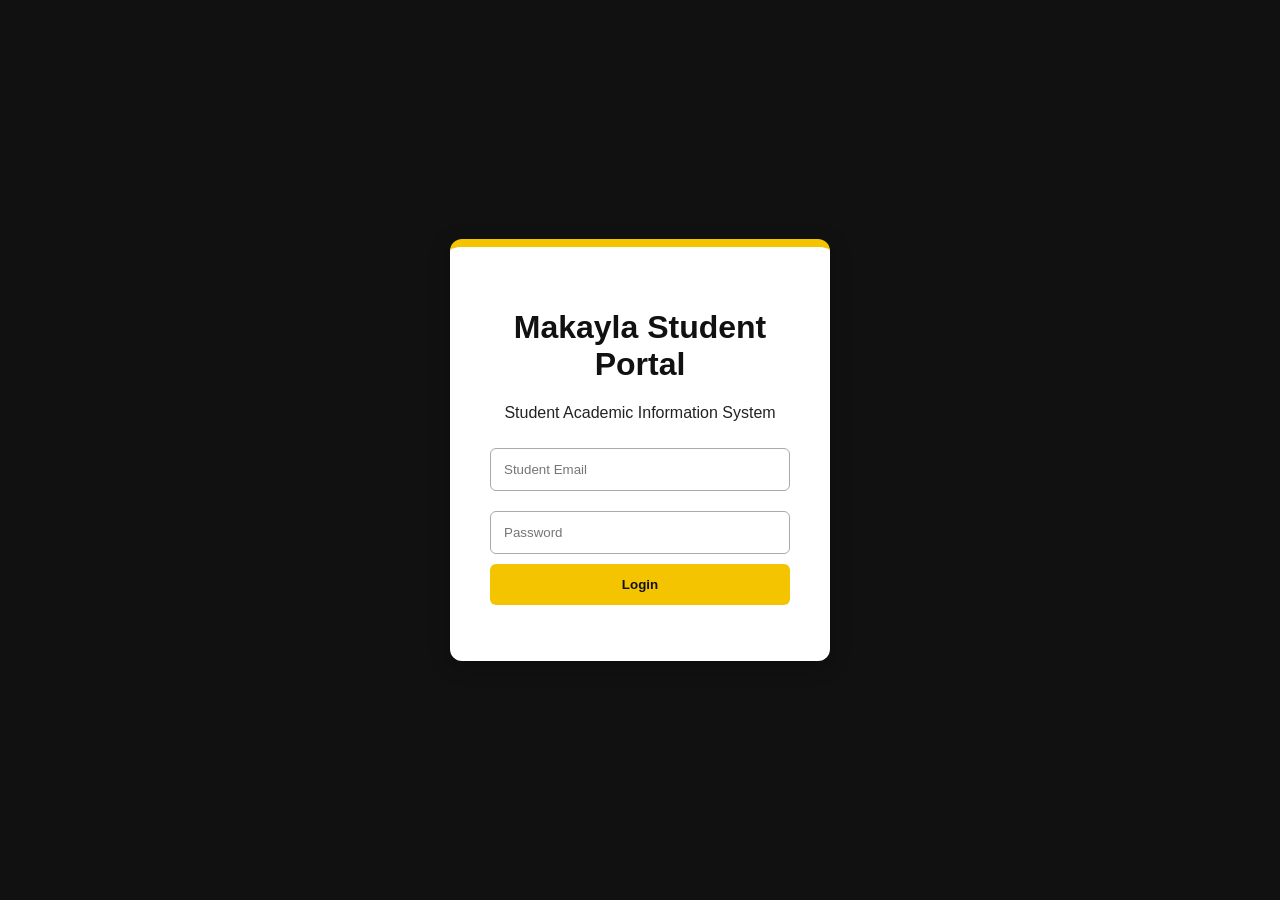
<file: index.html>
<!DOCTYPE html>

<html>

<head>

<title>Makayla Student Portal</title>

<link rel="stylesheet" href="style.css">

</head>


<body class="login-page">


<div class="login-box">


<h1>
Makayla Student Portal
</h1>


<p>
Student Academic Information System
</p>



<input 
id="email"
placeholder="Student Email">


<input
id="password"
type="password"
placeholder="Password">



<button onclick="login()">
Login
</button>


<p id="error"></p>



</div>




<script>

function login(){

let email=document.getElementById("email").value;

let password=document.getElementById("password").value;


if(
email=="makaylabrown@wgtstudent.edu"
&&
password=="Twilight55766!"
)

{

window.location="dashboard.html";

}


else{

document.getElementById("error").innerHTML=
"Invalid login information";

}


}


</script>


</body>

</html>
</file>
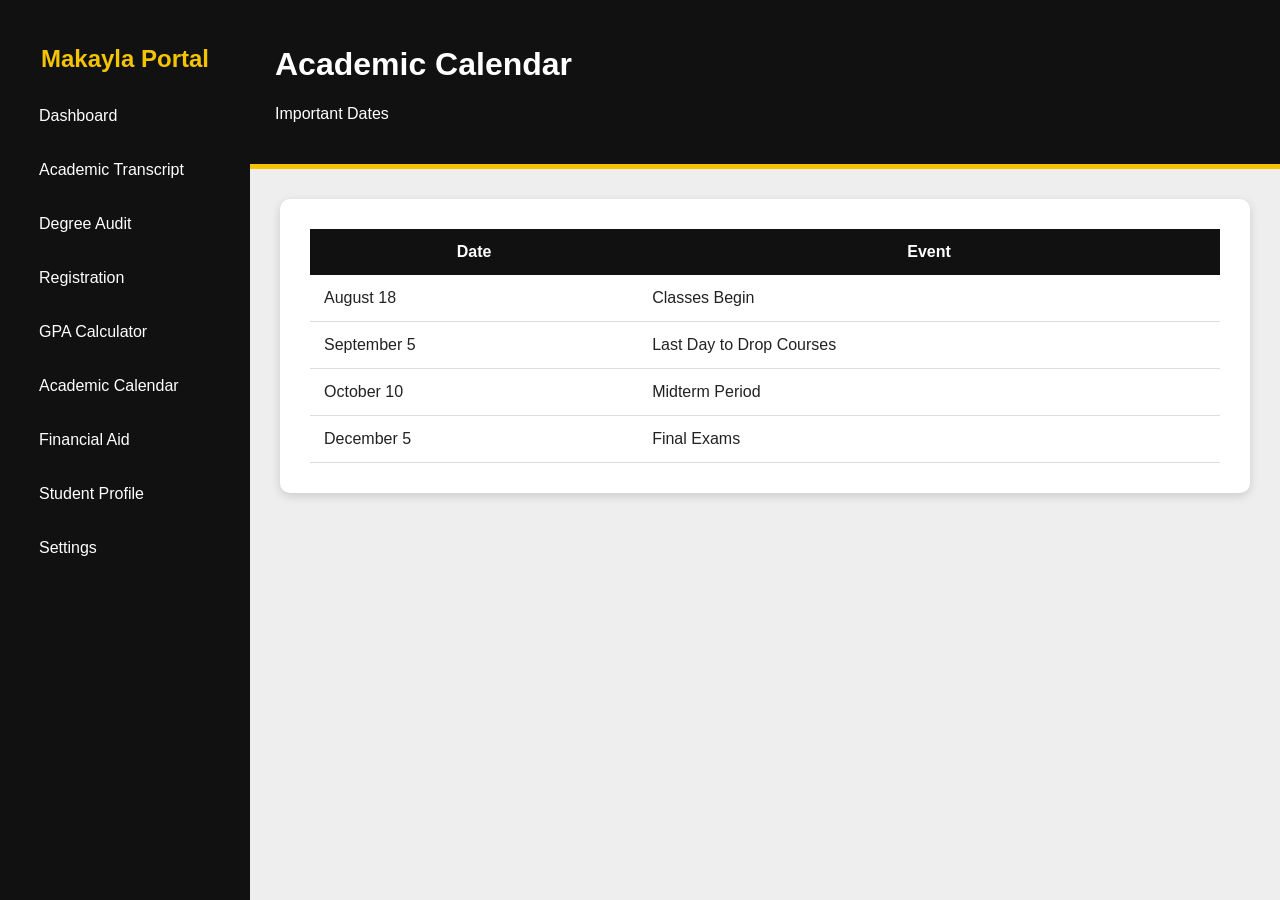
<file: calendar.html>
<!DOCTYPE html>
<html>

<head>

<title>Academic Calendar</title>

<link rel="stylesheet" href="style.css">

</head>


<body>


<div class="sidebar">

<h2>Makayla Portal</h2>

<a href="dashboard.html">Dashboard</a>
<a href="transcript.html">Academic Transcript</a>
<a href="degree-audit.html">Degree Audit</a>
<a href="registration.html">Registration</a>
<a href="gpa.html">GPA Calculator</a>
<a href="calendar.html">Academic Calendar</a>
<a href="financial-aid.html">Financial Aid</a>
<a href="profile.html">Student Profile</a>
<a href="settings.html">Settings</a>

</div>


<div class="header">

<h1>Academic Calendar</h1>

<p>Important Dates</p>

</div>


<div class="main">

<div class="box">


<table>

<tr>
<th>Date</th>
<th>Event</th>
</tr>


<tr>
<td>August 18</td>
<td>Classes Begin</td>
</tr>


<tr>
<td>September 5</td>
<td>Last Day to Drop Courses</td>
</tr>


<tr>
<td>October 10</td>
<td>Midterm Period</td>
</tr>


<tr>
<td>December 5</td>
<td>Final Exams</td>
</tr>


</table>


</div>

</div>


</body>

</html>
</file>
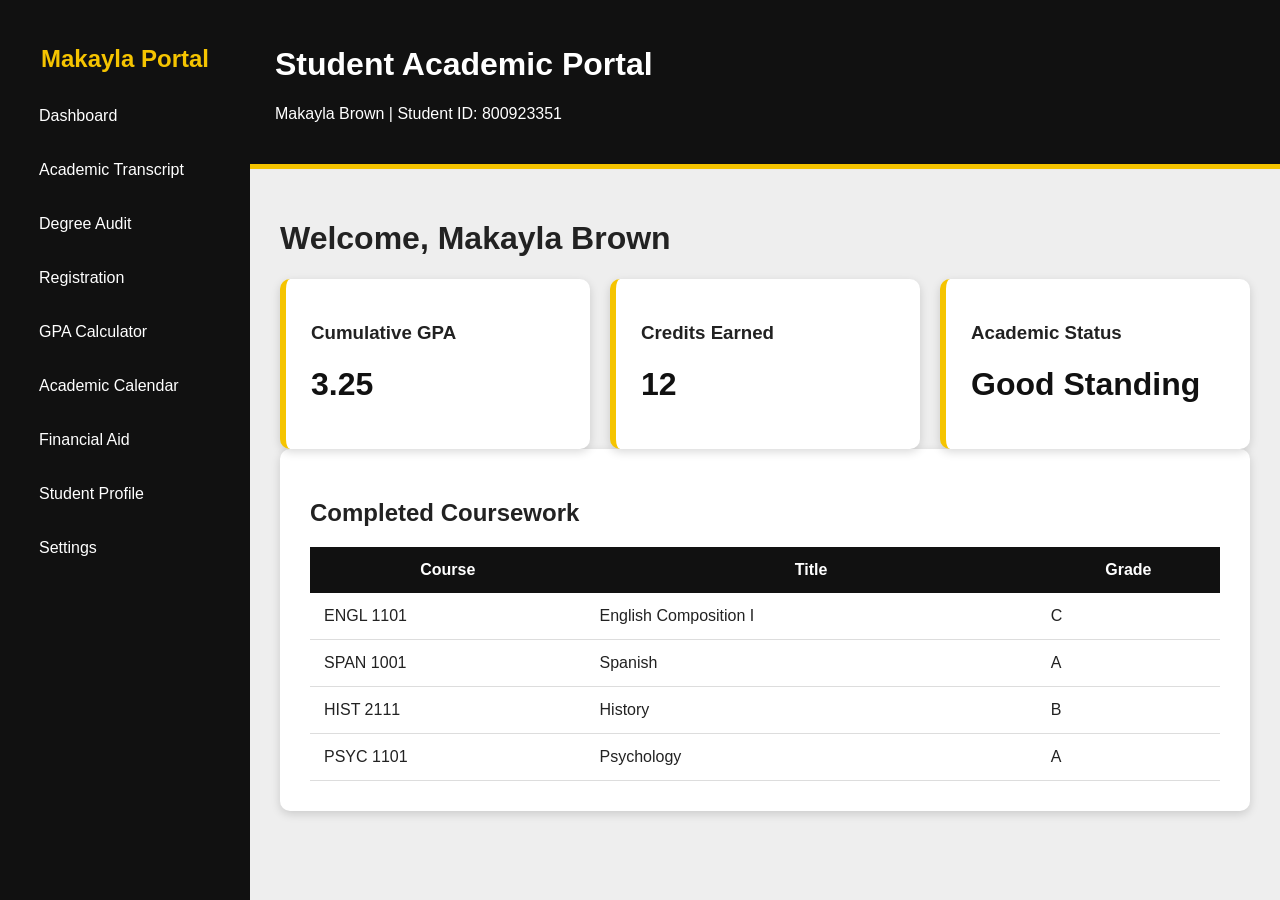
<file: dashboard.html>
<!DOCTYPE html>
<html>

<head>

<title>Student Dashboard</title>

<link rel="stylesheet" href="style.css">

</head>


<body>


<div class="sidebar">

<h2>
Makayla Portal
</h2>

<a href="dashboard.html">Dashboard</a>
<a href="transcript.html">Academic Transcript</a>
<a href="degree-audit.html">Degree Audit</a>
<a href="registration.html">Registration</a>
<a href="gpa.html">GPA Calculator</a>
<a href="calendar.html">Academic Calendar</a>
<a href="financial-aid.html">Financial Aid</a>
<a href="profile.html">Student Profile</a>
<a href="settings.html">Settings</a>

</div>



<div class="header">

<h1>
Student Academic Portal
</h1>

<p>
Makayla Brown | Student ID: 800923351
</p>

</div>




<div class="main">


<h1>
Welcome, Makayla Brown
</h1>


<div class="cards">


<div class="card">

<h3>
Cumulative GPA
</h3>

<h1>
3.25
</h1>

</div>



<div class="card">

<h3>
Credits Earned
</h3>

<h1>
12
</h1>

</div>



<div class="card">

<h3>
Academic Status
</h3>

<h1>
Good Standing
</h1>

</div>


</div>




<div class="box">


<h2>
Completed Coursework
</h2>


<table>

<tr>

<th>
Course
</th>

<th>
Title
</th>

<th>
Grade
</th>

</tr>


<tr>

<td>
ENGL 1101
</td>

<td>
English Composition I
</td>

<td>
C
</td>

</tr>



<tr>

<td>
SPAN 1001
</td>

<td>
Spanish
</td>

<td>
A
</td>

</tr>



<tr>

<td>
HIST 2111
</td>

<td>
History
</td>

<td>
B
</td>

</tr>



<tr>

<td>
PSYC 1101
</td>

<td>
Psychology
</td>

<td>
A
</td>

</tr>


</table>


</div>


</div>


</body>

</html>
</file>
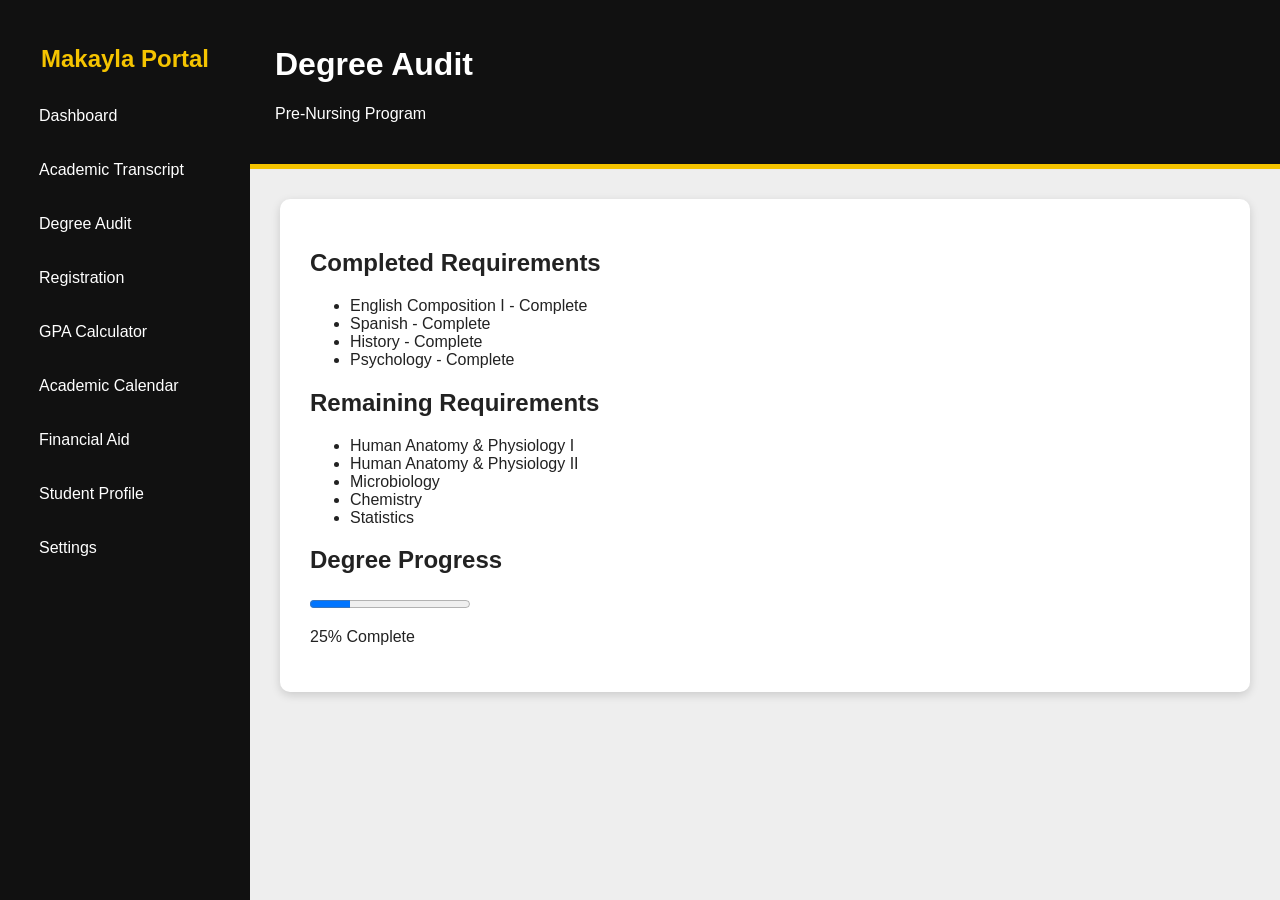
<file: degree-audit.html>
<!DOCTYPE html>
<html>

<head>

<title>Degree Audit</title>

<link rel="stylesheet" href="style.css">

</head>


<body>


<div class="sidebar">

<h2>
Makayla Portal
</h2>

<a href="dashboard.html">Dashboard</a>
<a href="transcript.html">Academic Transcript</a>
<a href="degree-audit.html">Degree Audit</a>
<a href="registration.html">Registration</a>
<a href="gpa.html">GPA Calculator</a>
<a href="calendar.html">Academic Calendar</a>
<a href="financial-aid.html">Financial Aid</a>
<a href="profile.html">Student Profile</a>
<a href="settings.html">Settings</a>

</div>


<div class="header">

<h1>
Degree Audit
</h1>

<p>
Pre-Nursing Program
</p>

</div>


<div class="main">


<div class="box">


<h2>
Completed Requirements
</h2>


<ul>

<li>English Composition I - Complete</li>

<li>Spanish - Complete</li>

<li>History - Complete</li>

<li>Psychology - Complete</li>

</ul>



<h2>
Remaining Requirements
</h2>


<ul>

<li>Human Anatomy & Physiology I</li>

<li>Human Anatomy & Physiology II</li>

<li>Microbiology</li>

<li>Chemistry</li>

<li>Statistics</li>

</ul>


<h2>
Degree Progress</h2>


<progress value="25" max="100"></progress>

<p>
25% Complete
</p>


</div>


</div>


</body>

</html>
</file>
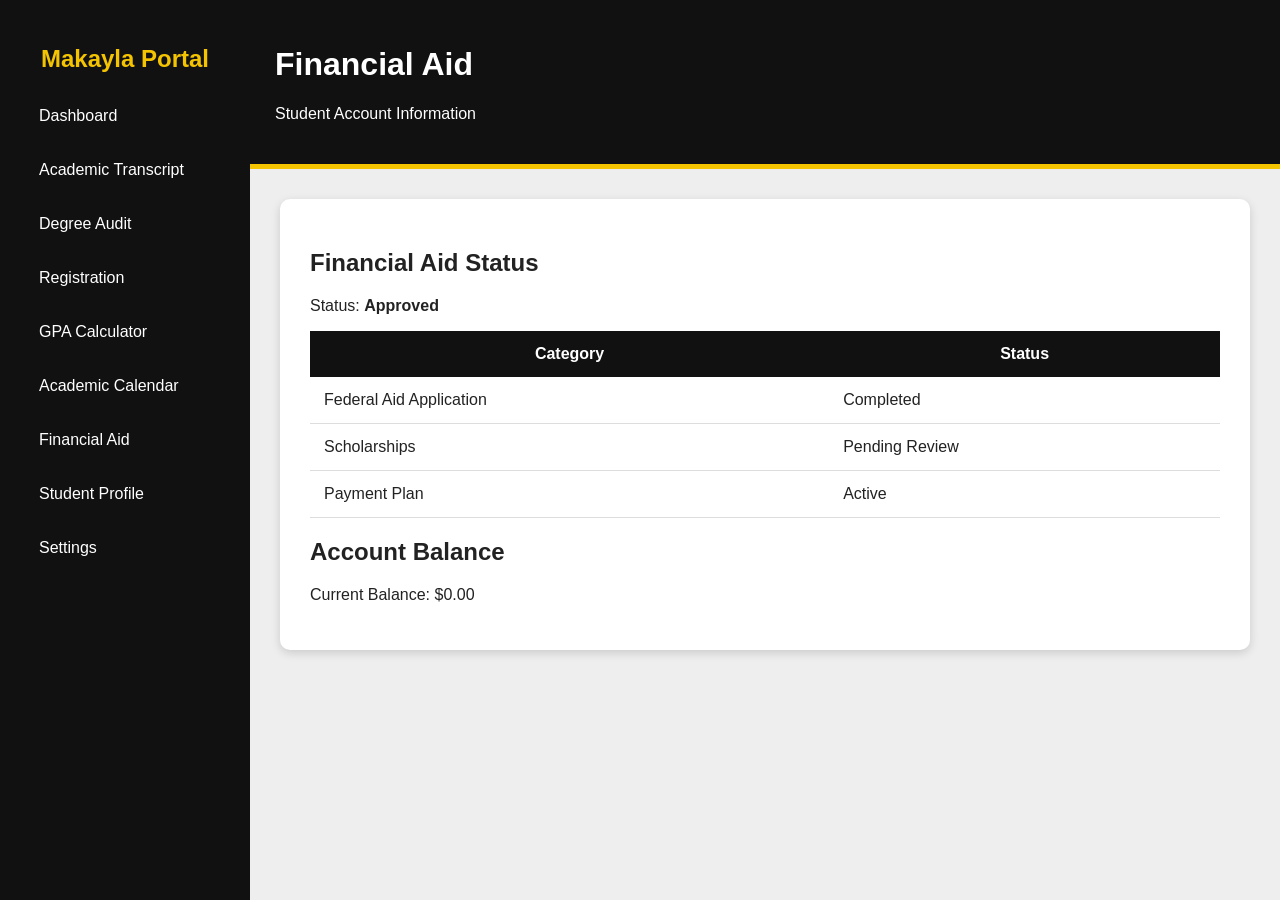
<file: financial-aid.html>
<!DOCTYPE html>
<html>

<head>

<title>Financial Aid</title>

<link rel="stylesheet" href="style.css">

</head>


<body>


<div class="sidebar">

<h2>Makayla Portal</h2>

<a href="dashboard.html">Dashboard</a>
<a href="transcript.html">Academic Transcript</a>
<a href="degree-audit.html">Degree Audit</a>
<a href="registration.html">Registration</a>
<a href="gpa.html">GPA Calculator</a>
<a href="calendar.html">Academic Calendar</a>
<a href="financial-aid.html">Financial Aid</a>
<a href="profile.html">Student Profile</a>
<a href="settings.html">Settings</a>

</div>


<div class="header">

<h1>Financial Aid</h1>

<p>Student Account Information</p>

</div>



<div class="main">


<div class="box">


<h2>Financial Aid Status</h2>

<p>
Status: <b>Approved</b>
</p>


<table>

<tr>
<th>Category</th>
<th>Status</th>
</tr>


<tr>
<td>Federal Aid Application</td>
<td>Completed</td>
</tr>


<tr>
<td>Scholarships</td>
<td>Pending Review</td>
</tr>


<tr>
<td>Payment Plan</td>
<td>Active</td>
</tr>


</table>


<h2>Account Balance</h2>

<p>
Current Balance: $0.00
</p>


</div>


</div>


</body>

</html>
</file>
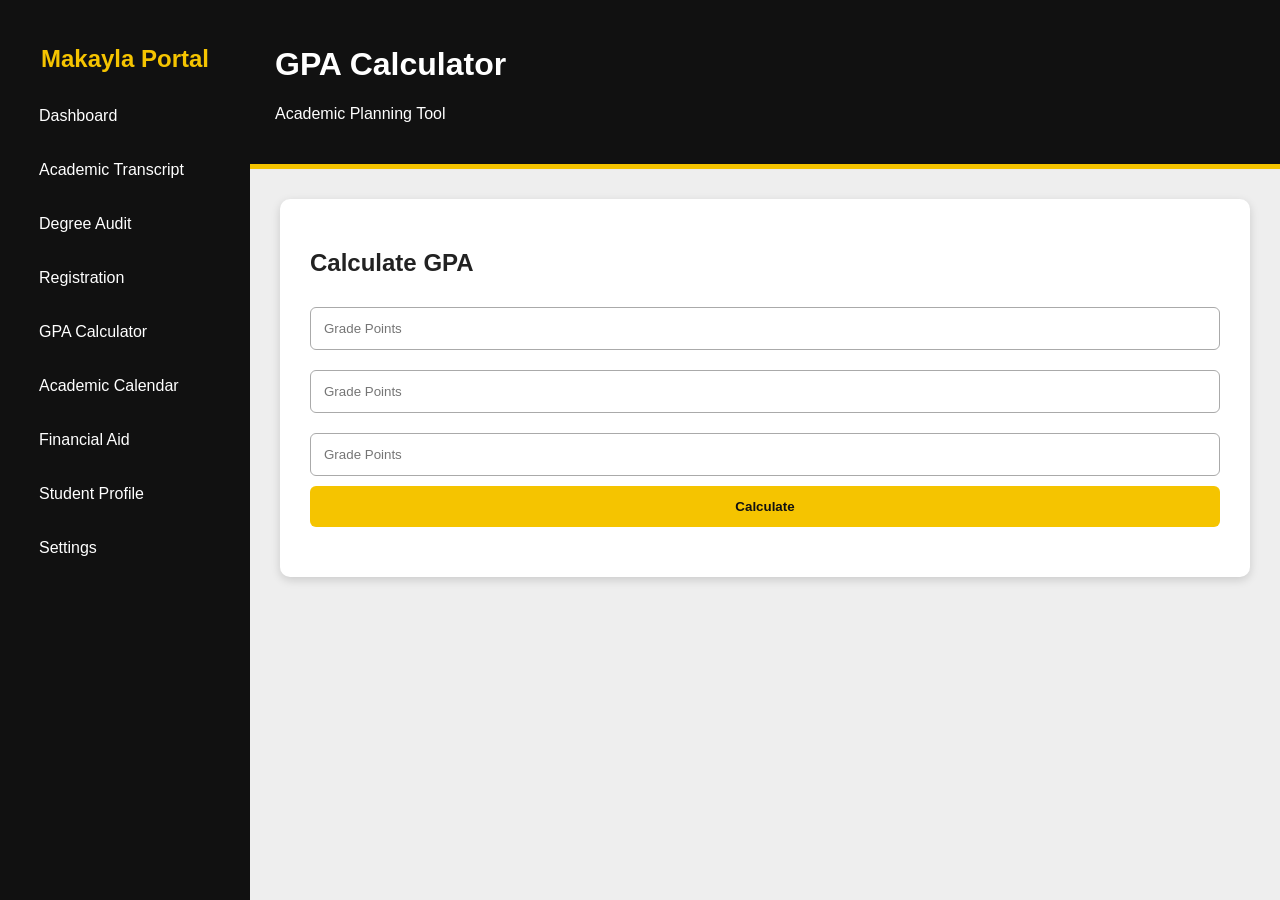
<file: gpa.html>
<!DOCTYPE html>
<html>

<head>

<title>GPA Calculator</title>

<link rel="stylesheet" href="style.css">

</head>


<body>


<div class="sidebar">

<h2>Makayla Portal</h2>

<a href="dashboard.html">Dashboard</a>
<a href="transcript.html">Academic Transcript</a>
<a href="degree-audit.html">Degree Audit</a>
<a href="registration.html">Registration</a>
<a href="gpa.html">GPA Calculator</a>
<a href="calendar.html">Academic Calendar</a>
<a href="financial-aid.html">Financial Aid</a>
<a href="profile.html">Student Profile</a>
<a href="settings.html">Settings</a>

</div>



<div class="header">

<h1>GPA Calculator</h1>

<p>Academic Planning Tool</p>

</div>



<div class="main">


<div class="box">


<h2>Calculate GPA</h2>


<input id="grade1" placeholder="Grade Points">

<input id="grade2" placeholder="Grade Points">

<input id="grade3" placeholder="Grade Points">


<button onclick="calculate()">
Calculate
</button>


<h2 id="answer"></h2>


</div>


</div>



<script>

function calculate(){

let a=Number(document.getElementById("grade1").value);

let b=Number(document.getElementById("grade2").value);

let c=Number(document.getElementById("grade3").value);


let result=(a+b+c)/3;


document.getElementById("answer").innerHTML=
"GPA: " + result.toFixed(2);

}

</script>


</body>

</html>
</file>
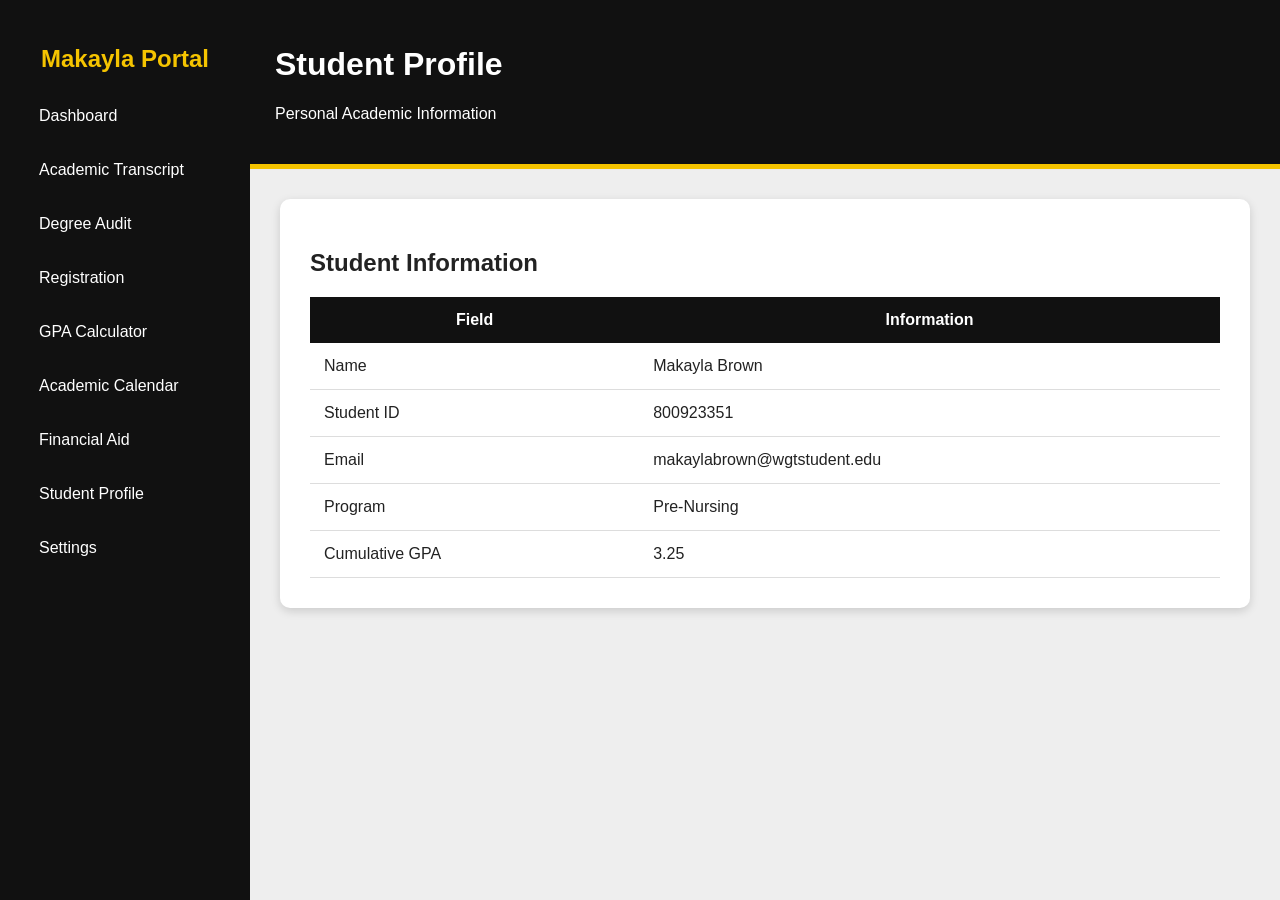
<file: profile.html>
<!DOCTYPE html>
<html>

<head>

<title>Student Profile</title>

<link rel="stylesheet" href="style.css">

</head>


<body>


<div class="sidebar">

<h2>Makayla Portal</h2>

<a href="dashboard.html">Dashboard</a>
<a href="transcript.html">Academic Transcript</a>
<a href="degree-audit.html">Degree Audit</a>
<a href="registration.html">Registration</a>
<a href="gpa.html">GPA Calculator</a>
<a href="calendar.html">Academic Calendar</a>
<a href="financial-aid.html">Financial Aid</a>
<a href="profile.html">Student Profile</a>
<a href="settings.html">Settings</a>

</div>


<div class="header">

<h1>Student Profile</h1>

<p>Personal Academic Information</p>

</div>


<div class="main">


<div class="box">


<h2>Student Information</h2>


<table>


<tr>

<th>Field</th>
<th>Information</th>

</tr>


<tr>

<td>Name</td>
<td>Makayla Brown</td>

</tr>


<tr>

<td>Student ID</td>
<td>800923351</td>

</tr>


<tr>

<td>Email</td>
<td>makaylabrown@wgtstudent.edu</td>

</tr>


<tr>

<td>Program</td>
<td>Pre-Nursing</td>

</tr>


<tr>

<td>Cumulative GPA</td>
<td>3.25</td>

</tr>


</table>


</div>


</div>


</body>

</html>
</file>
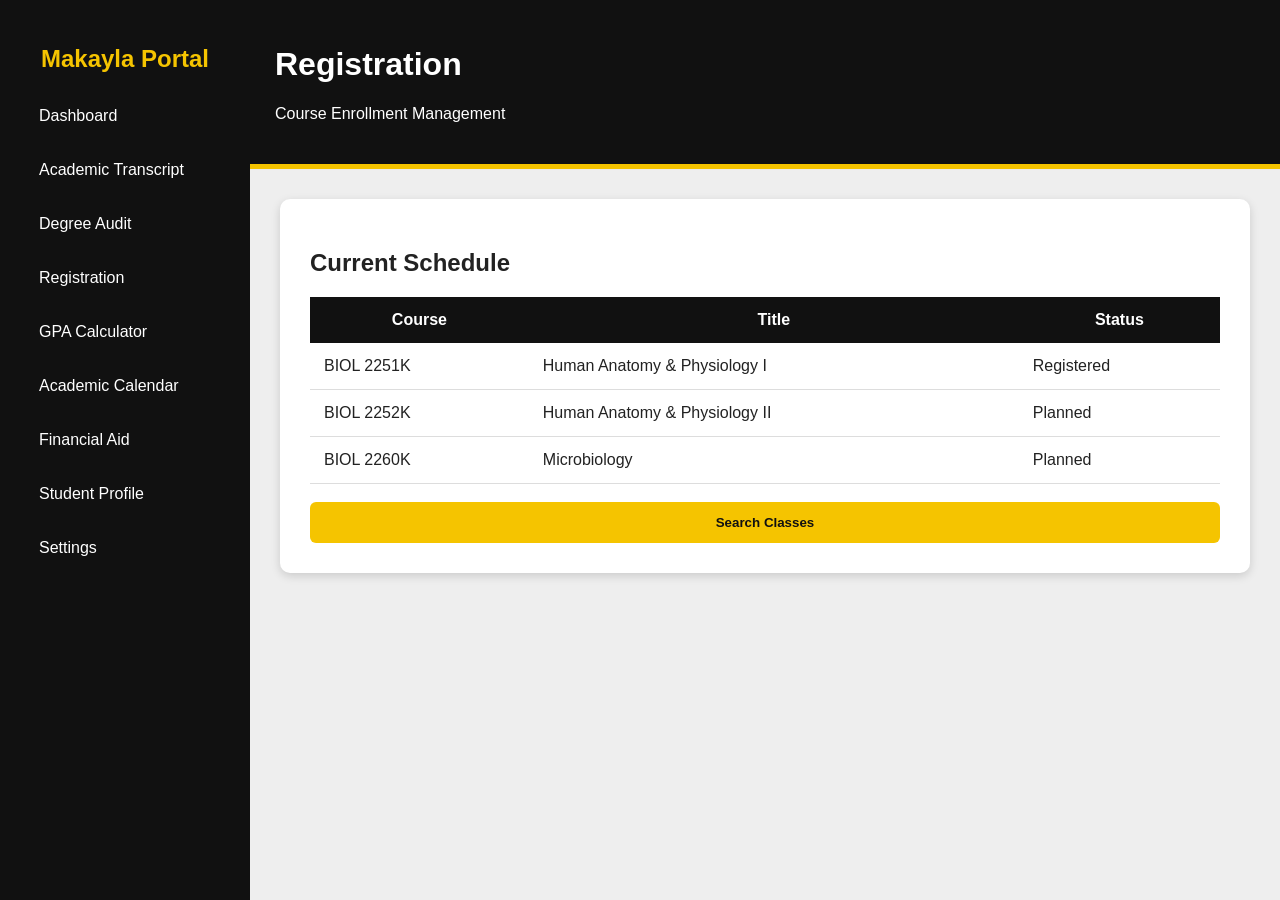
<file: registration.html>
<!DOCTYPE html>
<html>

<head>

<title>Registration</title>

<link rel="stylesheet" href="style.css">

</head>


<body>

<div class="sidebar">

<h2>Makayla Portal</h2>

<a href="dashboard.html">Dashboard</a>
<a href="transcript.html">Academic Transcript</a>
<a href="degree-audit.html">Degree Audit</a>
<a href="registration.html">Registration</a>
<a href="gpa.html">GPA Calculator</a>
<a href="calendar.html">Academic Calendar</a>
<a href="financial-aid.html">Financial Aid</a>
<a href="profile.html">Student Profile</a>
<a href="settings.html">Settings</a>

</div>


<div class="header">

<h1>Registration</h1>

<p>Course Enrollment Management</p>

</div>


<div class="main">

<div class="box">

<h2>Current Schedule</h2>


<table>

<tr>
<th>Course</th>
<th>Title</th>
<th>Status</th>
</tr>


<tr>
<td>BIOL 2251K</td>
<td>Human Anatomy & Physiology I</td>
<td>Registered</td>
</tr>


<tr>
<td>BIOL 2252K</td>
<td>Human Anatomy & Physiology II</td>
<td>Planned</td>
</tr>


<tr>
<td>BIOL 2260K</td>
<td>Microbiology</td>
<td>Planned</td>
</tr>


</table>


<br>

<button>
Search Classes
</button>


</div>

</div>


</body>

</html>
</file>
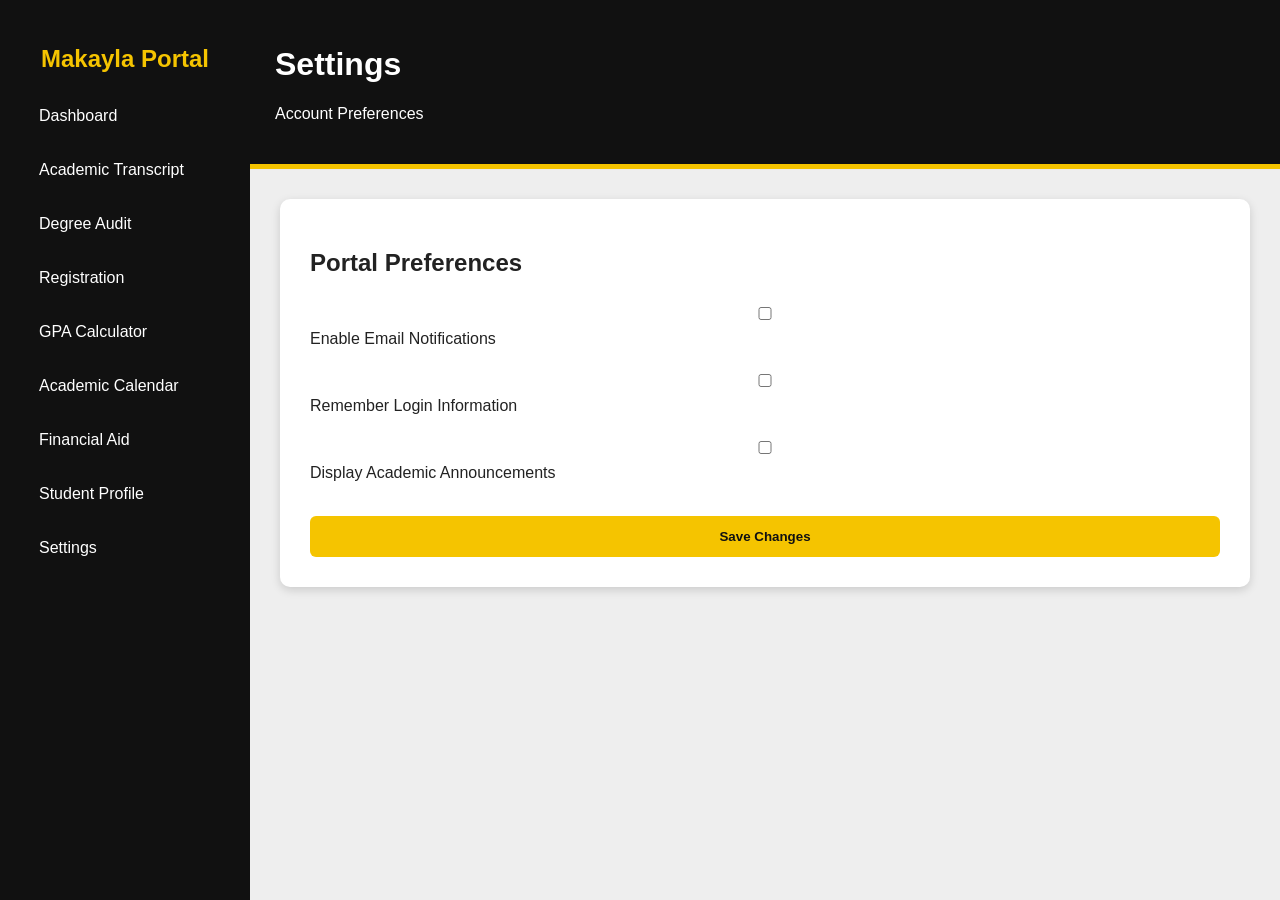
<file: settings.html>
<!DOCTYPE html>
<html>

<head>

<title>Settings</title>

<link rel="stylesheet" href="style.css">

</head>


<body>


<div class="sidebar">

<h2>Makayla Portal</h2>

<a href="dashboard.html">Dashboard</a>
<a href="transcript.html">Academic Transcript</a>
<a href="degree-audit.html">Degree Audit</a>
<a href="registration.html">Registration</a>
<a href="gpa.html">GPA Calculator</a>
<a href="calendar.html">Academic Calendar</a>
<a href="financial-aid.html">Financial Aid</a>
<a href="profile.html">Student Profile</a>
<a href="settings.html">Settings</a>

</div>



<div class="header">

<h1>Settings</h1>

<p>Account Preferences</p>

</div>



<div class="main">


<div class="box">


<h2>Portal Preferences</h2>


<p>

<input type="checkbox">

Enable Email Notifications

</p>


<p>

<input type="checkbox">

Remember Login Information

</p>


<p>

<input type="checkbox">

Display Academic Announcements

</p>


<br>


<button>
Save Changes
</button>


</div>


</div>


</body>

</html>
</file>
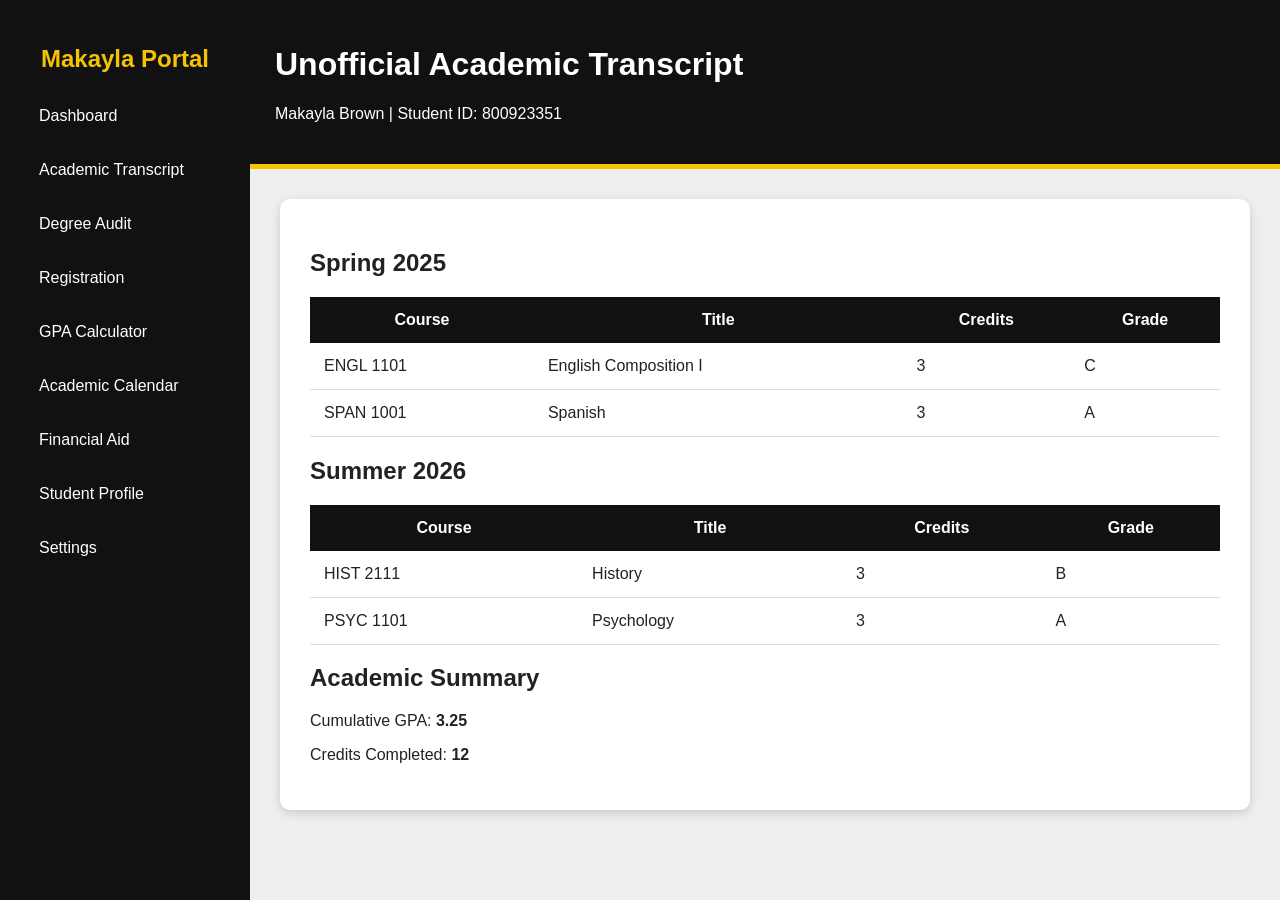
<file: transcript.html>
<!DOCTYPE html>
<html>

<head>

<title>Academic Transcript</title>

<link rel="stylesheet" href="style.css">

</head>


<body>


<div class="sidebar">

<h2>
Makayla Portal
</h2>

<a href="dashboard.html">Dashboard</a>
<a href="transcript.html">Academic Transcript</a>
<a href="degree-audit.html">Degree Audit</a>
<a href="registration.html">Registration</a>
<a href="gpa.html">GPA Calculator</a>
<a href="calendar.html">Academic Calendar</a>
<a href="financial-aid.html">Financial Aid</a>
<a href="profile.html">Student Profile</a>
<a href="settings.html">Settings</a>

</div>



<div class="header">

<h1>
Unofficial Academic Transcript
</h1>

<p>
Makayla Brown | Student ID: 800923351
</p>

</div>



<div class="main">


<div class="box">


<h2>
Spring 2025
</h2>


<table>

<tr>
<th>Course</th>
<th>Title</th>
<th>Credits</th>
<th>Grade</th>
</tr>


<tr>
<td>ENGL 1101</td>
<td>English Composition I</td>
<td>3</td>
<td>C</td>
</tr>


<tr>
<td>SPAN 1001</td>
<td>Spanish</td>
<td>3</td>
<td>A</td>
</tr>


</table>




<h2>
Summer 2026
</h2>


<table>

<tr>
<th>Course</th>
<th>Title</th>
<th>Credits</th>
<th>Grade</th>
</tr>


<tr>
<td>HIST 2111</td>
<td>History</td>
<td>3</td>
<td>B</td>
</tr>


<tr>
<td>PSYC 1101</td>
<td>Psychology</td>
<td>3</td>
<td>A</td>
</tr>


</table>



<h2>
Academic Summary
</h2>

<p>
Cumulative GPA: <b>3.25</b>
</p>

<p>
Credits Completed: <b>12</b>
</p>


</div>


</div>


</body>

</html>
</file>
<file: style.css>
* {
    box-sizing: border-box;
    font-family: Arial, Helvetica, sans-serif;
}

body {
    margin:0;
    background:#eeeeee;
    color:#222;
}


/* LOGIN */

.login-page {

    height:100vh;
    display:flex;
    justify-content:center;
    align-items:center;
    background:#111;

}


.login-box {

    background:white;
    width:380px;
    padding:40px;
    border-radius:12px;
    text-align:center;
    border-top:8px solid #f5c400;
    box-shadow:0 5px 20px rgba(0,0,0,.3);

}


.login-box h1 {

    color:#111;

}


input {

    width:100%;
    padding:13px;
    margin:10px 0;
    border:1px solid #aaa;
    border-radius:6px;

}


button {

    width:100%;
    padding:13px;
    background:#f5c400;
    color:#111;
    border:none;
    border-radius:6px;
    font-weight:bold;
    cursor:pointer;

}


button:hover {

    background:#d8aa00;

}



/* SIDEBAR */


.sidebar {

    position:fixed;
    width:250px;
    height:100vh;
    background:#111;
    padding:25px;
    color:white;

}


.sidebar h2 {

    text-align:center;
    color:#f5c400;

}


.sidebar a {

    display:block;
    color:white;
    text-decoration:none;
    padding:14px;
    margin:8px 0;

}


.sidebar a:hover {

    background:#f5c400;
    color:black;

}



/* HEADER */


.header {

    margin-left:250px;
    background:#111;
    color:white;
    padding:25px;
    border-bottom:5px solid #f5c400;

}



.main {

    margin-left:250px;
    padding:30px;

}


/* CARDS */


.cards {

display:grid;
grid-template-columns:repeat(3,1fr);
gap:20px;

}



.card {

background:white;
padding:25px;
border-radius:10px;
border-left:6px solid #f5c400;
box-shadow:0 3px 10px rgba(0,0,0,.15);

}



.card h1 {

color:#111;

}



/* TABLES */


table {

width:100%;
background:white;
border-collapse:collapse;

}


th {

background:#111;
color:white;
padding:14px;

}


td {

padding:14px;
border-bottom:1px solid #ddd;

}



/* CONTENT BOX */


.box {

background:white;
padding:30px;
border-radius:10px;
box-shadow:0 3px 10px rgba(0,0,0,.15);

}



@media(max-width:800px){

.sidebar{

position:relative;
width:100%;
height:auto;

}


.header,.main{

margin-left:0;

}


.cards{

grid-template-columns:1fr;

}

}
</file>
